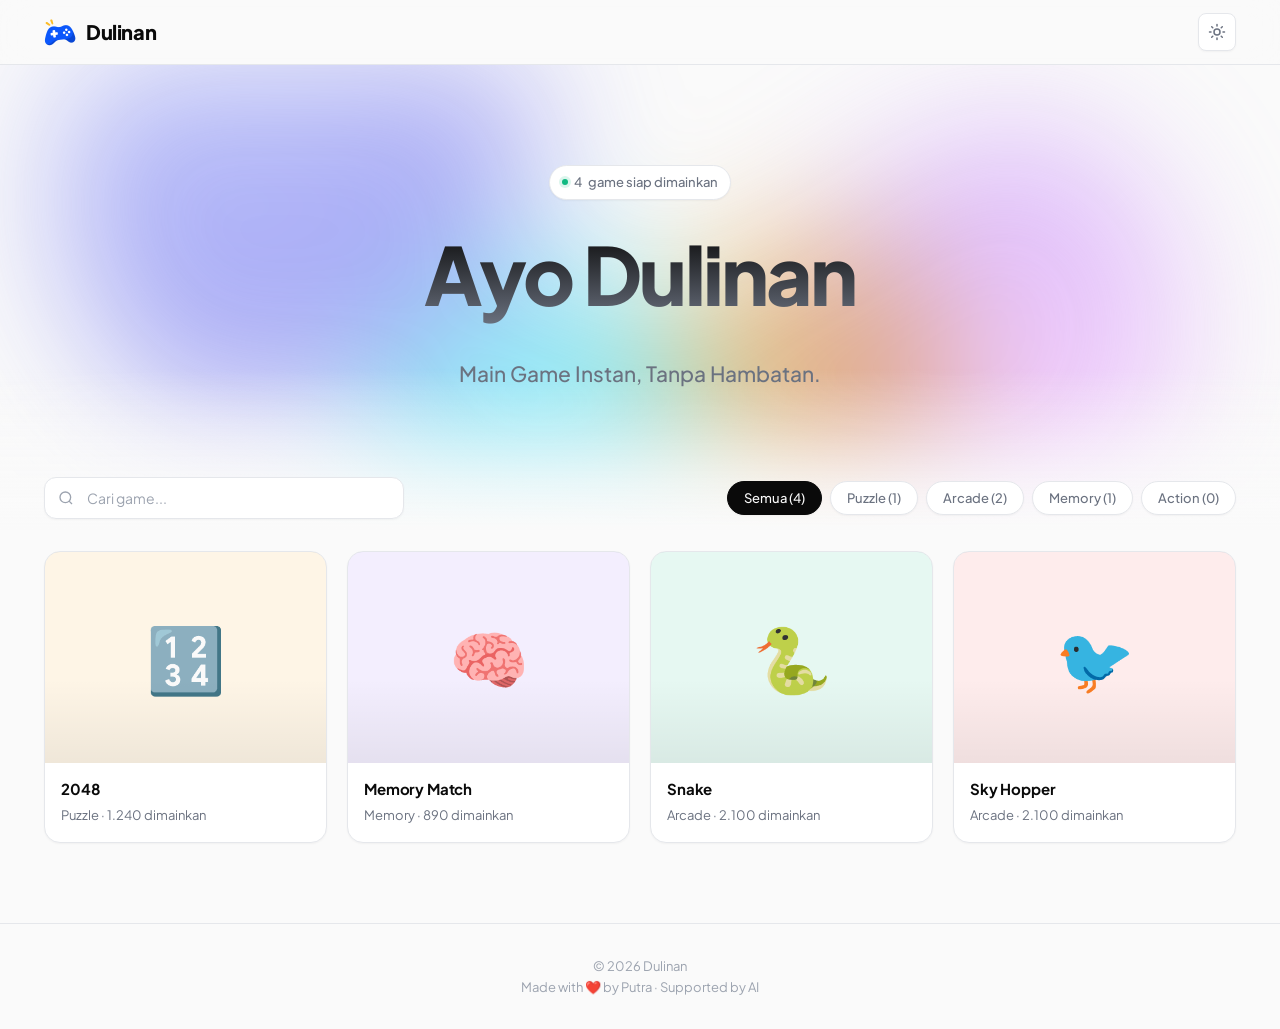
<file: index.html>
<!DOCTYPE html>
<html lang="id">
<head>
    <meta charset="UTF-8">
    <meta name="viewport" content="width=device-width, initial-scale=1.0">
    <title>Dulinan — Kumpulan Game Gratis</title>
    <meta name="description" content="Mainkan game gratis langsung di browser. Tanpa download, tanpa registrasi.">
    <link rel="icon" type="image/png" href="assets/img/favicon.png">
    <link rel="apple-touch-icon" href="assets/img/logo.png">
    <script src="assets/js/theme-init.js"></script>
    <link rel="stylesheet" href="assets/css/style.css">
</head>
<body>

<header class="site-header">
    <div class="container header-inner">
        <a href="index.html" class="logo">
            <img src="assets/img/logo.png" alt="Dulinan" class="logo-img">
            <span>Dulinan</span>
        </a>

        <div class="header-actions">
            <button id="themeToggle" class="theme-btn" title="Ganti tema" aria-label="Ganti tema">
                <svg class="icon-sun" viewBox="0 0 24 24" fill="none" stroke="currentColor"
                     stroke-width="2" stroke-linecap="round" stroke-linejoin="round" width="18" height="18">
                    <circle cx="12" cy="12" r="4"></circle>
                    <path d="M12 2v2M12 20v2M4.93 4.93l1.41 1.41M17.66 17.66l1.41 1.41M2 12h2M20 12h2M6.34 17.66l-1.41 1.41M19.07 4.93l-1.41 1.41"></path>
                </svg>
                <svg class="icon-moon" viewBox="0 0 24 24" fill="none" stroke="currentColor"
                     stroke-width="2" stroke-linecap="round" stroke-linejoin="round" width="18" height="18">
                    <path d="M21 12.79A9 9 0 1 1 11.21 3 7 7 0 0 0 21 12.79z"></path>
                </svg>
            </button>
        </div>
    </div>
</header>

<main>
    <section class="hero">
        <div class="hero-animated-bg" aria-hidden="true">
            <span class="blob blob-1"></span>
            <span class="blob blob-2"></span>
            <span class="blob blob-3"></span>
            <span class="blob blob-4"></span>
        </div>

        <div class="hero-content container">
            <span class="hero-badge">
                <span class="dot"></span>
                <span id="gameCount">0</span> game siap dimainkan
            </span>
            <h1>Ayo Dulinan</h1>
            <p>Main Game Instan, Tanpa Hambatan.</p>
        </div>

        <div class="hero-fade" aria-hidden="true"></div>
    </section>

    <section class="container content-section">
        <div class="toolbar">
            <div class="search-box">
                <svg viewBox="0 0 24 24" fill="none" stroke="currentColor" stroke-width="2">
                    <circle cx="11" cy="11" r="8"/>
                    <path d="m21 21-4.3-4.3"/>
                </svg>
                <input type="text" id="searchInput" placeholder="Cari game..." autocomplete="off">
            </div>
            <div class="filter-chips" id="filterChips">
                <!-- diisi oleh JS -->
            </div>
        </div>

        <div class="game-grid" id="gameGrid">
            <!-- diisi oleh JS -->
        </div>

        <div class="empty-state" id="emptyState" style="display:none;">
            <h3>Tidak ditemukan</h3>
            <p>Coba kata kunci atau kategori lain.</p>
        </div>
    </section>
</main>

<footer class="site-footer">
    <div class="container">
        © <span id="year"></span> Dulinan <br> Made with ❤️ by <a href=" https://github.com/itsdimassaputra" target="_blank" rel="noopener">Putra</a> · Supported by AI
    </div>
</footer>

<script>document.getElementById('year').textContent = new Date().getFullYear();</script>
<script src="assets/js/home.js"></script>
<script src="assets/js/app.js"></script>
</body>
</html>
</file>
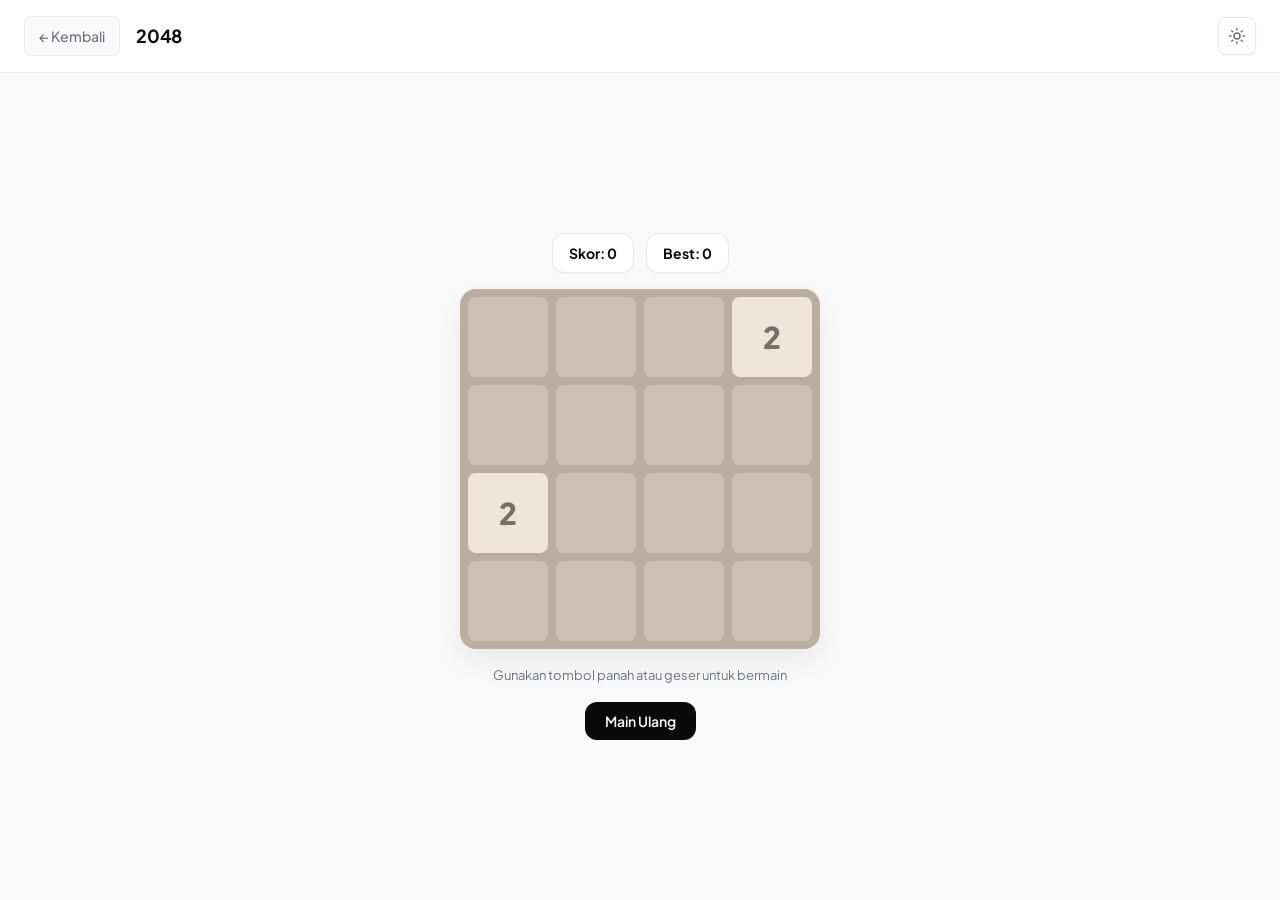
<file: games/2048.html>
<!DOCTYPE html>
<html lang="id">
<head>
    <meta charset="UTF-8">
    <meta name="viewport" content="width=device-width, initial-scale=1.0">
    <title>2048 — Dulinan</title>
    <link rel="icon" type="image/png" href="../assets/img/favicon.png">
    <script src="../assets/js/theme-init.js"></script>
    <link rel="stylesheet" href="../assets/css/style.css">
    <style>
        .g2048-wrap { display:flex; flex-direction:column; align-items:center; gap:16px; }
        .g2048-score { display:flex; gap:12px; }
        .g2048-score div { background:var(--bg-elevated); padding:8px 16px; border-radius:12px;
            border:1px solid var(--border); font-weight:700; font-size:14px;
            box-shadow:var(--shadow-sm); }
        .g2048-board { display:grid; grid-template-columns:repeat(4,1fr); gap:8px;
            background:#bbada0; padding:8px; border-radius:16px; width:min(360px,92vw);
            box-shadow:var(--shadow-lg); }
        .tile { aspect-ratio:1; background:rgba(238,228,218,0.35); border-radius:8px;
            display:grid; place-items:center; font-weight:800; font-size:clamp(20px,5vw,30px);
            color:#776e65; transition:all .12s ease; }
        .tile[data-v="2"]{background:#eee4da} .tile[data-v="4"]{background:#ede0c8}
        .tile[data-v="8"]{background:#f2b179;color:#fff} .tile[data-v="16"]{background:#f59563;color:#fff}
        .tile[data-v="32"]{background:#f67c5f;color:#fff} .tile[data-v="64"]{background:#f65e3b;color:#fff}
        .tile[data-v="128"]{background:#edcf72;color:#fff;font-size:clamp(16px,4vw,26px)}
        .tile[data-v="256"]{background:#edcc61;color:#fff;font-size:clamp(16px,4vw,26px)}
        .tile[data-v="512"]{background:#edc850;color:#fff;font-size:clamp(16px,4vw,26px)}
        .tile[data-v="1024"]{background:#edc53f;color:#fff;font-size:clamp(13px,3vw,22px)}
        .tile[data-v="2048"]{background:#edc22e;color:#fff;font-size:clamp(13px,3vw,22px);
            box-shadow:0 0 20px rgba(237,194,46,.6)}
        .g2048-hint { color:var(--text-secondary); font-size:13px; }
        .btn-reset { padding:10px 20px; background:var(--text); color:var(--bg);
            border-radius:12px; font-weight:600; font-size:14px; }
    </style>
</head>
<body class="play-page">

<div class="play-header">
    <a href="../" class="back-btn">← Kembali</a>
    <span class="play-title">2048</span>
    <div style="margin-left:auto;display:flex;gap:8px;">
        <button id="themeToggle" class="theme-btn" title="Ganti tema" aria-label="Ganti tema">
            <svg class="icon-sun" viewBox="0 0 24 24" fill="none" stroke="currentColor"
                 stroke-width="2" stroke-linecap="round" stroke-linejoin="round" width="18" height="18">
                <circle cx="12" cy="12" r="4"></circle>
                <path d="M12 2v2M12 20v2M4.93 4.93l1.41 1.41M17.66 17.66l1.41 1.41M2 12h2M20 12h2M6.34 17.66l-1.41 1.41M19.07 4.93l-1.41 1.41"></path>
            </svg>
            <svg class="icon-moon" viewBox="0 0 24 24" fill="none" stroke="currentColor"
                 stroke-width="2" stroke-linecap="round" stroke-linejoin="round" width="18" height="18">
                <path d="M21 12.79A9 9 0 1 1 11.21 3 7 7 0 0 0 21 12.79z"></path>
            </svg>
        </button>
    </div>
</div>

<div class="game-stage">
    <div class="g2048-wrap">
        <div class="g2048-score">
            <div>Skor: <span id="score">0</span></div>
            <div>Best: <span id="best">0</span></div>
        </div>
        <div class="g2048-board" id="board"></div>
        <div class="g2048-hint">Gunakan tombol panah atau geser untuk bermain</div>
        <button class="btn-reset" id="reset">Main Ulang</button>
    </div>
</div>

<script>
(function(){
    const boardEl = document.getElementById('board');
    const scoreEl = document.getElementById('score');
    const bestEl  = document.getElementById('best');
    let size = 4, grid, score = 0;
    let best = +(localStorage.getItem('best2048') || 0);
    bestEl.textContent = best;

    function init(){
        grid = Array.from({length:size},()=>Array(size).fill(0));
        score = 0; scoreEl.textContent = 0;
        spawn(); spawn(); render();
    }
    function spawn(){
        const empty = [];
        for(let r=0;r<size;r++) for(let c=0;c<size;c++)
            if(!grid[r][c]) empty.push([r,c]);
        if(!empty.length) return;
        const [r,c] = empty[Math.floor(Math.random()*empty.length)];
        grid[r][c] = Math.random()<0.9 ? 2 : 4;
    }
    function render(){
        boardEl.innerHTML = '';
        for(let r=0;r<size;r++) for(let c=0;c<size;c++){
            const d = document.createElement('div');
            d.className = 'tile';
            const v = grid[r][c];
            if(v) { d.dataset.v = v; d.textContent = v; }
            boardEl.appendChild(d);
        }
    }
    function slide(row){
        let arr = row.filter(v=>v);
        for(let i=0;i<arr.length-1;i++){
            if(arr[i]===arr[i+1]){
                arr[i]*=2; score+=arr[i];
                if(arr[i] > best){ best=arr[i]; bestEl.textContent=best; localStorage.setItem('best2048',best); }
                arr.splice(i+1,1);
            }
        }
        while(arr.length<size) arr.push(0);
        return arr;
    }
    function move(dir){
        const before = JSON.stringify(grid);
        for(let i=0;i<size;i++){
            let line;
            if(dir==='left'||dir==='right'){
                line = grid[i].slice();
                if(dir==='right') line.reverse();
                line = slide(line);
                if(dir==='right') line.reverse();
                grid[i] = line;
            } else {
                line = grid.map(r=>r[i]);
                if(dir==='down') line.reverse();
                line = slide(line);
                if(dir==='down') line.reverse();
                for(let r=0;r<size;r++) grid[r][i] = line[r];
            }
        }
        if(JSON.stringify(grid)!==before){ spawn(); render(); scoreEl.textContent=score; }
    }
    document.addEventListener('keydown',e=>{
        const map={ArrowLeft:'left',ArrowRight:'right',ArrowUp:'up',ArrowDown:'down'};
        if(map[e.key]){ e.preventDefault(); move(map[e.key]); }
    });
    let tsX=0, tsY=0;
    boardEl.addEventListener('touchstart',e=>{
        tsX=e.touches[0].clientX; tsY=e.touches[0].clientY;
    },{passive:true});
    boardEl.addEventListener('touchend',e=>{
        const dx=e.changedTouches[0].clientX-tsX;
        const dy=e.changedTouches[0].clientY-tsY;
        if(Math.max(Math.abs(dx),Math.abs(dy))<30) return;
        if(Math.abs(dx)>Math.abs(dy)) move(dx>0?'right':'left');
        else move(dy>0?'down':'up');
    });
    document.getElementById('reset').onclick = init;
    init();
})();
</script>

<script src="../assets/js/app.js"></script>
</body>
</html>
</file>
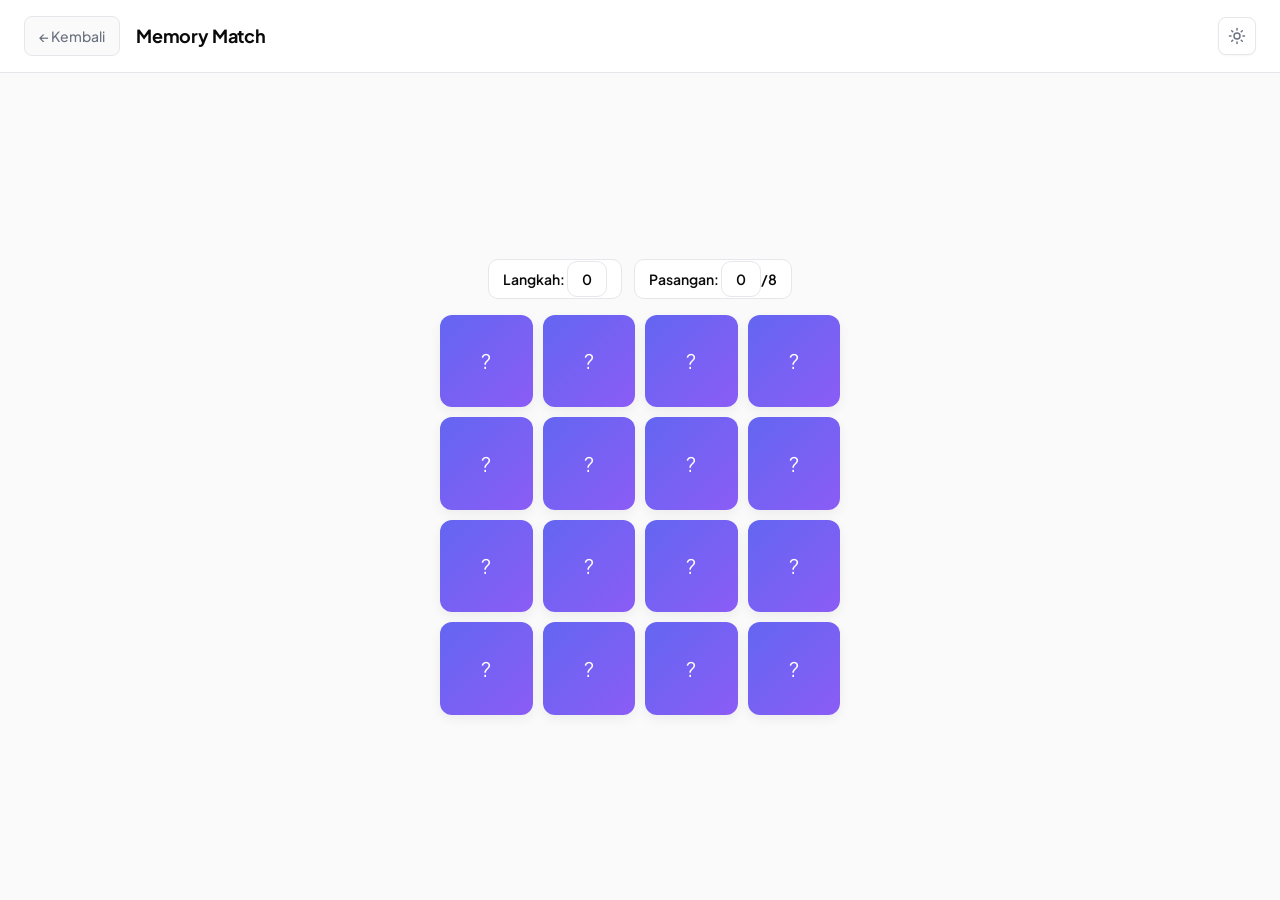
<file: games/memory.html>
<!DOCTYPE html>
<html lang="id">
<head>
    <meta charset="UTF-8">
    <meta name="viewport" content="width=device-width, initial-scale=1.0">
    <title>Memory Match — Dulinan</title>
    <link rel="icon" type="image/png" href="../assets/img/favicon.png">
    <script src="../assets/js/theme-init.js"></script>
    <link rel="stylesheet" href="../assets/css/style.css">
    <style>
        .mem-wrap { display:flex; flex-direction:column; align-items:center; gap:16px; }
        .mem-grid { display:grid; grid-template-columns:repeat(4,1fr); gap:10px; width:min(400px,92vw); }
        .card { aspect-ratio:1; perspective:800px; cursor:pointer; }
        .card-inner { position:relative; width:100%; height:100%;
            transition:transform .4s cubic-bezier(.4,0,.2,1); transform-style:preserve-3d; }
        .card.flipped .card-inner { transform:rotateY(180deg); }
        .card-face { position:absolute; inset:0; border-radius:12px;
            display:grid; place-items:center; font-size:32px;
            backface-visibility:hidden; -webkit-backface-visibility:hidden;
            box-shadow:var(--shadow-md); }
        .card-back { background:linear-gradient(135deg,#6366f1,#8b5cf6); color:#fff; font-size:20px; }
        .card-front { background:var(--bg-elevated); border:1px solid var(--border); transform:rotateY(180deg); }
        .card.matched .card-front { background:#f0fdf4; border-color:#bbf7d0; }
        .mem-stats { display:flex; gap:12px; font-size:14px; font-weight:600; }
        .mem-stats span { background:var(--bg-elevated); padding:8px 14px; border-radius:10px;
            border:1px solid var(--border); }
    </style>
</head>
<body class="play-page">

<div class="play-header">
    <a href="../" class="back-btn">← Kembali</a>
    <span class="play-title">Memory Match</span>
    <div style="margin-left:auto;display:flex;gap:8px;">
        <button id="themeToggle" class="theme-btn" title="Ganti tema" aria-label="Ganti tema">
            <svg class="icon-sun" viewBox="0 0 24 24" fill="none" stroke="currentColor"
                 stroke-width="2" stroke-linecap="round" stroke-linejoin="round" width="18" height="18">
                <circle cx="12" cy="12" r="4"></circle>
                <path d="M12 2v2M12 20v2M4.93 4.93l1.41 1.41M17.66 17.66l1.41 1.41M2 12h2M20 12h2M6.34 17.66l-1.41 1.41M19.07 4.93l-1.41 1.41"></path>
            </svg>
            <svg class="icon-moon" viewBox="0 0 24 24" fill="none" stroke="currentColor"
                 stroke-width="2" stroke-linecap="round" stroke-linejoin="round" width="18" height="18">
                <path d="M21 12.79A9 9 0 1 1 11.21 3 7 7 0 0 0 21 12.79z"></path>
            </svg>
        </button>
    </div>
</div>

<div class="game-stage">
    <div class="mem-wrap">
        <div class="mem-stats">
            <span>Langkah: <span id="moves">0</span></span>
            <span>Pasangan: <span id="pairs">0</span>/8</span>
        </div>
        <div class="mem-grid" id="memGrid"></div>
    </div>
</div>

<script>
(function(){
    const emojis = ['🍎','🍌','🍇','🍓','🍑','🍍','🥝','🍉'];
    const deck = [...emojis,...emojis].map(v=>({v,id:Math.random()})).sort(()=>Math.random()-0.5);
    const grid = document.getElementById('memGrid');
    const movesEl = document.getElementById('moves');
    const pairsEl = document.getElementById('pairs');
    let first=null, lock=false, moves=0, pairs=0;

    deck.forEach(card=>{
        const el = document.createElement('div');
        el.className='card';
        el.innerHTML = `<div class="card-inner">
            <div class="card-face card-back">?</div>
            <div class="card-face card-front">${card.v}</div>
        </div>`;
        el.dataset.v = card.v;
        el.addEventListener('click',()=>flip(el));
        grid.appendChild(el);
    });

    function flip(el){
        if(lock || el.classList.contains('flipped')) return;
        el.classList.add('flipped');
        if(!first){ first=el; return; }
        moves++; movesEl.textContent=moves;
        if(first.dataset.v === el.dataset.v){
            first.classList.add('matched');
            el.classList.add('matched');
            first=null; pairs++; pairsEl.textContent=pairs;
            if(pairs===8) setTimeout(()=>alert('🎉 Selesai dalam '+moves+' langkah!'),300);
        } else {
            lock = true;
            const a=first;
            setTimeout(()=>{
                a.classList.remove('flipped');
                el.classList.remove('flipped');
                first=null; lock=false;
            },800);
        }
    }
})();
</script>

<script src="../assets/js/app.js"></script>
</body>
</html>
</file>
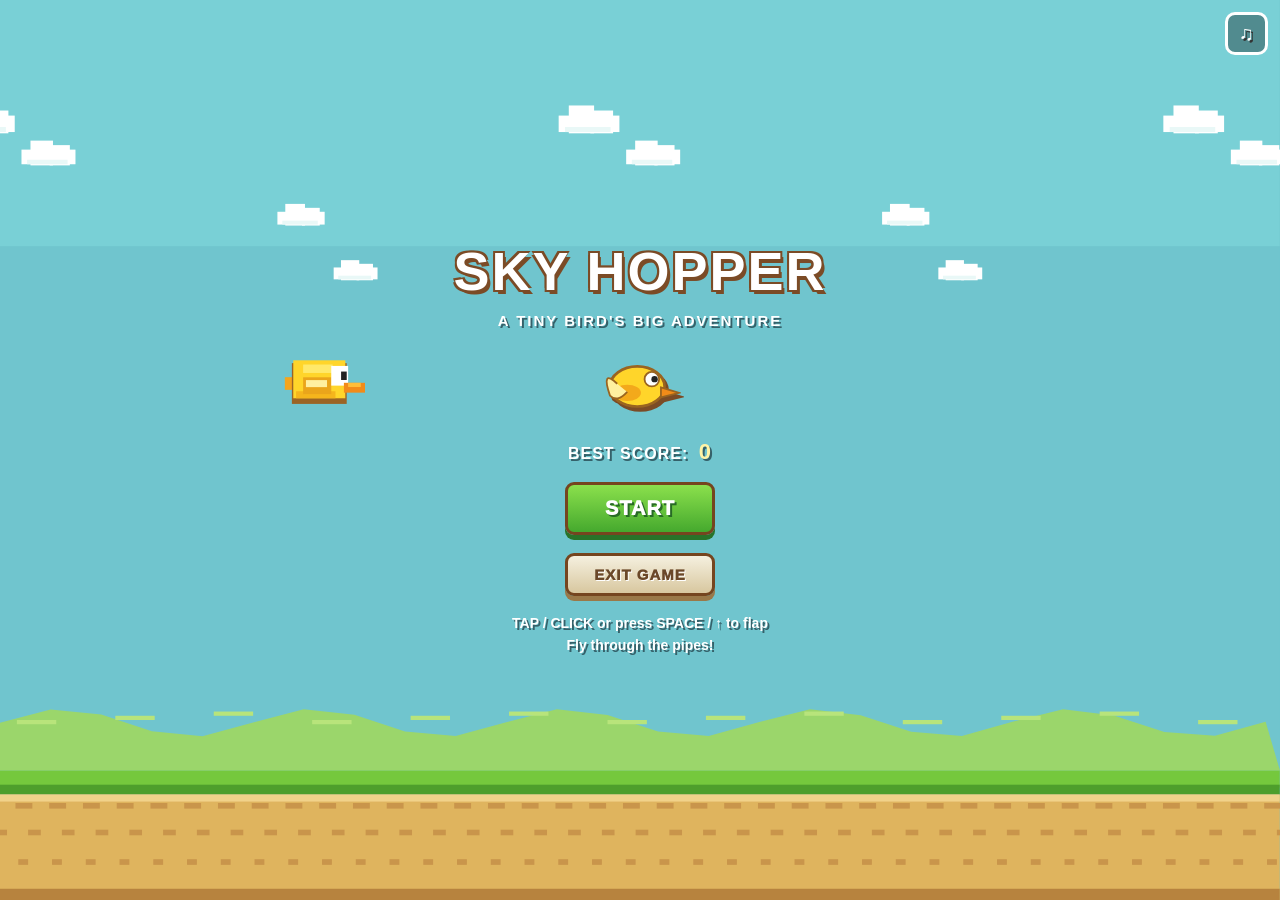
<file: games/skyhopper.html>
<!DOCTYPE html>
<html lang="id">
<head>
<meta charset="UTF-8">
<meta name="viewport" content="width=device-width, initial-scale=1, maximum-scale=1, user-scalable=no, viewport-fit=cover">
<meta name="theme-color" content="#70c5ce">
<title>Sky Hopper — Dulinan</title>
<link rel="icon" type="image/png" href="../assets/img/favicon.png">
<script src="../assets/js/theme-init.js"></script>
<style>
  :root { color-scheme: light; }
  * { box-sizing: border-box; }
  html, body {
    margin: 0; width: 100%; height: 100%; overflow: hidden;
    background: #70c5ce; font-family: "Trebuchet MS", Arial, sans-serif;
    -webkit-tap-highlight-color: transparent; touch-action: manipulation;
  }
  body { display: grid; place-items: center; }
  #game-shell {
    position: fixed; inset: 0; width: 100vw; height: 100vh; height: 100dvh;
    max-width: none; max-height: none; overflow: hidden; background: #70c5ce;
    box-shadow: none; isolation: isolate;
  }
  canvas { display: block; width: 100%; height: 100%; image-rendering: pixelated; }
  .hud {
    position: absolute; inset: max(12px, env(safe-area-inset-top)) 12px auto;
    display: flex; justify-content: flex-end; align-items: center; z-index: 5; pointer-events: none;
  }
  #mute {
    pointer-events: auto; border: 3px solid #fff; border-radius: 10px;
    background: #0005; color: white; width: 43px; height: 43px;
    font-size: 20px; cursor: pointer; text-shadow: 2px 2px #333;
  }
  .screen {
    position: absolute; inset: 0; display: flex; align-items: center; justify-content: center;
    flex-direction: column; padding: 22px; text-align: center; z-index: 4;
    opacity: 1; transition: opacity .22s ease, transform .22s ease;
  }
  .screen.hidden { opacity: 0; pointer-events: none; transform: translateY(8px); }
  h1 {
    margin: 0 0 12px; color: #fff; font-size: clamp(34px, 9vw, 54px);
    letter-spacing: 2px; line-height: 1.05; text-shadow: 3px 4px 0 #7b4b26, -2px -2px 0 #7b4b26, 2px -2px 0 #7b4b26, -2px 2px 0 #7b4b26;
  }
  .subtitle { color: #fff; font-weight: 900; font-size: 15px; letter-spacing: 2px; text-shadow: 2px 2px #35616a; margin-bottom: 16px; }
  .bird-preview { width: 82px; height: 62px; margin: 10px 0 22px; filter: drop-shadow(3px 4px 0 #7b4b26); }
  .panel {
    width: min(300px, 90%); padding: 22px 20px 20px; border: 4px solid #75451f;
    border-radius: 12px; background: #f7e6b5; box-shadow: 0 7px 0 #bd853d, 0 12px 24px #234b4d55;
  }
  .panel h2 { margin: 0 0 14px; color: #9b4d24; font-size: 28px; text-shadow: 1px 2px #fff; }
  .score-line { display: flex; justify-content: space-between; gap: 12px; color: #6b4829; font-weight: 900; font-size: 16px; margin: 8px 0; }
  .score-line strong { color: #328b37; font-size: 20px; }
  .hint { color: #fff; font-size: 14px; font-weight: 800; line-height: 1.6; text-shadow: 2px 2px #35616a; margin: 16px 0 0; }
  .menu-best {
    color: #fff; font-size: 16px; font-weight: 900; letter-spacing: 1px;
    text-shadow: 2px 2px #35616a; margin: 0 0 5px;
  }
  .menu-best strong { color: #fff4a6; font-size: 22px; margin-left: 5px; }
  .btn {
    appearance: none; border: 3px solid #75451f; border-radius: 9px; padding: 12px 30px;
    min-width: 150px; color: #fff; background: linear-gradient(#8be04c, #45a92e);
    box-shadow: 0 5px 0 #287329; font-weight: 1000; font-size: 20px; letter-spacing: 1px;
    text-shadow: 2px 2px #286b25; cursor: pointer; margin-top: 12px;
  }
  .btn:active { transform: translateY(3px); box-shadow: 0 2px 0 #287329; }
  .secondary-btn {
    background: linear-gradient(#f5f0df, #d8c79f);
    color: #6b4829; text-shadow: 1px 1px #fff;
    box-shadow: 0 5px 0 #9a7848; font-size: 15px; padding: 10px 20px;
  }
  .secondary-btn:active { box-shadow: 0 2px 0 #9a7848; }
  #exit-btn { margin-top: 18px; }
  #live-score {
    position: absolute; top: max(16px, env(safe-area-inset-top)); left: 50%; transform: translateX(-50%);
    z-index: 3; color: white; font-size: clamp(38px, 10vw, 54px); font-weight: 1000;
    line-height: 1; -webkit-text-stroke: 2px #55351f; paint-order: stroke fill;
    text-shadow: 3px 4px 0 #55351f; pointer-events: none;
  }
  #live-score.hide { display: none; }
  @media (max-height: 500px) and (orientation: landscape) {
    .screen { padding: 10px; }
    h1 { font-size: 34px; margin-bottom: 5px; }
    .bird-preview { width: 60px; height: 45px; margin: 3px 0 8px; }
    .panel { padding: 12px 18px; }
    .hint { margin-top: 8px; }
    .btn { margin-top: 8px; padding: 8px 24px; }
  }
  @media (prefers-reduced-motion: reduce) { .screen { transition: none; } }
</style>
</head>
<body>
<div id="game-shell" aria-label="Sky Hopper game">
  <canvas id="game" aria-label="Area permainan Sky Hopper"></canvas>
  <div id="live-score" class="hide">0</div>
  <div class="hud"><button id="mute" aria-label="Matikan suara" title="Mute / Unmute">♫</button></div>

  <section id="start-screen" class="screen">
    <h1>SKY HOPPER</h1>
    <div class="subtitle">A TINY BIRD'S BIG ADVENTURE</div>
    <svg class="bird-preview" viewBox="0 0 90 65" aria-hidden="true">
      <ellipse cx="42" cy="33" rx="30" ry="22" fill="#ffd52a" stroke="#9a6420" stroke-width="3"/>
      <ellipse cx="31" cy="40" rx="15" ry="9" fill="#f3a91b"/>
      <circle cx="58" cy="25" r="8" fill="#fff" stroke="#9a6420" stroke-width="2"/>
      <circle cx="61" cy="25" r="3.5" fill="#222"/>
      <path d="M68 34 L88 40 L68 45 Z" fill="#f28b19" stroke="#9a6420" stroke-width="2"/>
      <path d="M20 30 Q2 13 12 43 Q20 51 31 39" fill="#fff0a0" stroke="#9a6420" stroke-width="2"/>
    </svg>
    <div class="menu-best">BEST SCORE: <strong id="start-best">0</strong></div>
    <button id="start-btn" class="btn">START</button>
    <button id="exit-btn" class="btn secondary-btn">EXIT GAME</button>
    <p class="hint">TAP / CLICK or press SPACE / ↑ to flap<br>Fly through the pipes!</p>
  </section>

  <section id="gameover-screen" class="screen hidden">
    <div class="panel">
      <h2>GAME OVER</h2>
      <div class="score-line"><span>SCORE</span><strong id="final-score">0</strong></div>
      <div class="score-line"><span>BEST</span><strong id="best-score">0</strong></div>
      <button id="restart-btn" class="btn">RESTART</button>
      <button id="menu-btn" class="btn secondary-btn">BACK TO MENU</button>
    </div>
    <p class="hint">Tap, click, or press a key to try again.</p>
  </section>
</div>

<script>
(() => {
  "use strict";
  const canvas = document.getElementById("game");
  const ctx = canvas.getContext("2d", { alpha: false });
  const shell = document.getElementById("game-shell");
  const startScreen = document.getElementById("start-screen");
  const overScreen = document.getElementById("gameover-screen");
  const liveScore = document.getElementById("live-score");
  const finalScore = document.getElementById("final-score");
  const bestScoreEl = document.getElementById("best-score");
  const startBestEl = document.getElementById("start-best");
  const muteBtn = document.getElementById("mute");

  // Semua ukuran gameplay menggunakan koordinat virtual agar konsisten di semua layar.
  // Tinggi dunia tetap, lebar mengikuti rasio layar. Ini menjaga objek gameplay
  // tetap proporsional pada layar lebar tanpa meregangkan burung maupun pipa.
  let W = 360;
  const H = 640, GROUND_H = 92;
  const GROUND_Y = H - GROUND_H;
  let dpr = 1, lastTime = 0, rafId = 0;
  let state = "start", score = 0, best = loadBest(), muted = false;
  let bird, pipes = [], particles = [], worldTime = 0, pipeTimer = 0;
  let audioCtx = null;

  function loadBest() {
    try { return Number(localStorage.getItem("skyHopperBest") || 0) || 0; }
    catch (_) { return 0; }
  }
  function saveBest(value) {
    try { localStorage.setItem("skyHopperBest", String(value)); } catch (_) {}
  }
  function resize() {
    const rect = shell.getBoundingClientRect();
    dpr = Math.min(window.devicePixelRatio || 1, 3);
    // Lebar koordinat bertambah pada layar landscape, sementara tinggi dan
    // ukuran objek tetap. Dengan begitu gameplay tidak tampak gepeng.
    W = H * (rect.width / Math.max(1, rect.height));
    canvas.width = Math.round(rect.width * dpr);
    canvas.height = Math.round(rect.height * dpr);
    ctx.setTransform(canvas.width / W, 0, 0, canvas.height / H, 0, 0);
    ctx.imageSmoothingEnabled = false;
  }
  window.addEventListener("resize", resize, { passive: true });
  window.addEventListener("orientationchange", () => setTimeout(resize, 80), { passive: true });
  resize();

  function initAudio() {
    if (!audioCtx) {
      const AudioContext = window.AudioContext || window.webkitAudioContext;
      if (AudioContext) audioCtx = new AudioContext();
    }
    if (audioCtx && audioCtx.state === "suspended") audioCtx.resume();
  }
  function tone(freq, duration, type = "square", volume = 0.065, endFreq = null) {
    if (muted) return;
    initAudio();
    if (!audioCtx) return;
    const osc = audioCtx.createOscillator(), gain = audioCtx.createGain();
    osc.type = type; osc.frequency.setValueAtTime(freq, audioCtx.currentTime);
    if (endFreq) osc.frequency.exponentialRampToValueAtTime(endFreq, audioCtx.currentTime + duration);
    gain.gain.setValueAtTime(volume, audioCtx.currentTime);
    gain.gain.exponentialRampToValueAtTime(0.001, audioCtx.currentTime + duration);
    osc.connect(gain); gain.connect(audioCtx.destination);
    osc.start(); osc.stop(audioCtx.currentTime + duration);
  }
  const sounds = {
    flap: () => tone(520, .10, "square", .055, 760),
    score: () => { tone(660, .09, "square", .065); setTimeout(() => tone(880, .13, "square", .055), 65); },
    hit: () => tone(180, .30, "sawtooth", .075, 65)
  };

  function resetBird() {
    bird = { x: Math.max(92, W * 0.25), y: 275, vy: 0, radius: 12, rotation: 0, wing: 0, alive: true };
    pipes = []; particles = []; score = 0; pipeTimer = 0; worldTime = 0;
    liveScore.textContent = "0";
  }
  function startGame() {
    resetBird(); state = "playing";
    startScreen.classList.add("hidden"); overScreen.classList.add("hidden");
    liveScore.classList.remove("hide");
    flap();
  }
  function flap() {
    if (state !== "playing" || !bird.alive) return;
    bird.vy = -390; bird.wing = 1; sounds.flap();
    for (let i = 0; i < 3; i++) particles.push({
      x: bird.x - 12, y: bird.y + 5, vx: -35 - Math.random() * 45,
      vy: Math.random() * 50 - 20, life: .22, maxLife: .22
    });
  }
  function endGame() {
    if (state !== "playing") return;
    state = "over"; bird.alive = false; sounds.hit();
    best = Math.max(best, score); saveBest(best);
    finalScore.textContent = score; bestScoreEl.textContent = best;
    startBestEl.textContent = best;
    liveScore.classList.add("hide");
    setTimeout(() => overScreen.classList.remove("hidden"), 260);
  }
  function inputAction() {
    if (state === "start") { startGame(); return; }
    if (state === "over") { startGame(); return; }
    flap();
  }
  canvas.addEventListener("pointerdown", e => { e.preventDefault(); inputAction(); }, { passive: false });
  document.addEventListener("keydown", e => {
    if (["Space", "ArrowUp", "KeyW"].includes(e.code)) {
      e.preventDefault();
      if (!e.repeat) inputAction();
    }
    if (e.code === "Enter" && state !== "playing") inputAction();
  });
  document.getElementById("start-btn").addEventListener("click", e => { e.stopPropagation(); initAudio(); startGame(); });
  document.getElementById("exit-btn").addEventListener("click", e => {
    e.stopPropagation();
    window.location.href = "../";
  });
  document.getElementById("restart-btn").addEventListener("click", e => { e.stopPropagation(); initAudio(); startGame(); });
  document.getElementById("menu-btn").addEventListener("click", e => {
    e.stopPropagation();
    resetBird();
    state = "start";
    overScreen.classList.add("hidden");
    startScreen.classList.remove("hidden");
    liveScore.classList.add("hide");
    startBestEl.textContent = best;
  });
  muteBtn.addEventListener("click", () => {
    muted = !muted; muteBtn.textContent = muted ? "×" : "♫";
    muteBtn.setAttribute("aria-label", muted ? "Nyalakan suara" : "Matikan suara");
    if (!muted) { initAudio(); tone(600, .08); }
  });

  function spawnPipe() {
    const gap = Math.max(138, 166 - score * 1.1);
    const margin = 62 + gap / 2;
    const gapY = margin + Math.random() * (GROUND_Y - margin - 75);
    pipes.push({ x: W + 12, width: 58, gapY, gap, passed: false });
  }
  function circleRect(cx, cy, r, x, y, w, h) {
    const nx = Math.max(x, Math.min(cx, x + w));
    const ny = Math.max(y, Math.min(cy, y + h));
    const dx = cx - nx, dy = cy - ny;
    return dx * dx + dy * dy < r * r;
  }
  function checkCollisions() {
    const r = bird.radius - 2;
    if (bird.y - r < 0 || bird.y + r > GROUND_Y) return true;
    for (const p of pipes) {
      const topH = p.gapY - p.gap / 2;
      const bottomY = p.gapY + p.gap / 2;
      if (circleRect(bird.x, bird.y, r, p.x, 0, p.width, topH) ||
          circleRect(bird.x, bird.y, r, p.x, bottomY, p.width, GROUND_Y - bottomY)) return true;
    }
    return false;
  }
  function update(dt) {
    worldTime += dt;
    for (const p of particles) {
      p.x += p.vx * dt; p.y += p.vy * dt; p.life -= dt;
    }
    particles = particles.filter(p => p.life > 0);
    if (state !== "playing") return;

    const speed = Math.min(220, 150 + score * 2.4);
    bird.vy += 1450 * dt;
    bird.y += bird.vy * dt;
    bird.rotation = Math.min(1.25, Math.max(-.55, bird.vy / 520));
    bird.wing = Math.max(0, bird.wing - dt * 5);

    pipeTimer += dt;
    const interval = Math.max(1.18, 1.52 - score * .012);
    if (pipeTimer >= interval) { pipeTimer -= interval; spawnPipe(); }
    for (const p of pipes) {
      p.x -= speed * dt;
      if (!p.passed && p.x + p.width < bird.x) {
        p.passed = true; score++; liveScore.textContent = score; sounds.score();
      }
    }
    pipes = pipes.filter(p => p.x + p.width > -5);
    if (checkCollisions()) endGame();
  }

  function rect(x, y, w, h, color) { ctx.fillStyle = color; ctx.fillRect(Math.round(x), Math.round(y), Math.round(w), Math.round(h)); }
  function drawCloud(x, y, s) {
    ctx.fillStyle = "#fff"; ctx.fillRect(x, y + 8*s, 48*s, 13*s);
    ctx.fillRect(x + 8*s, y, 20*s, 22*s); ctx.fillRect(x + 25*s, y + 4*s, 18*s, 18*s);
    ctx.fillStyle = "#e9f8f7"; ctx.fillRect(x + 5*s, y + 17*s, 36*s, 4*s);
  }
  function drawBackground() {
    rect(0, 0, W, H, "#70c5ce");
    // Langit bergradasi blok untuk nuansa pixel-art.
    rect(0, 0, W, 175, "#79d0d6");
    const drift = (worldTime * 12) % 430;
    // Awan diulang sepanjang lebar layar agar background tetap terisi di desktop.
    for (let x = -430 - drift; x < W + 430; x += 430) {
      drawCloud(x + 28, 100, .8);
      drawCloud(x + 250, 185, .65);
      drawCloud(x + 410, 75, .9);
      drawCloud(x + 640, 145, .7);
    }
    // Bukit jauh.
    ctx.fillStyle = "#9bd66b";
    ctx.beginPath(); ctx.moveTo(0, GROUND_Y - 22);
    for (let x = 0; x <= W; x += 36) ctx.lineTo(x, GROUND_Y - 22 - (Math.sin(x * .035) * 10 + 12));
    ctx.lineTo(W, GROUND_Y); ctx.lineTo(0, GROUND_Y); ctx.fill();
    ctx.fillStyle = "#b8e47b";
    for (let x = 0; x < W; x += 70) ctx.fillRect(x + 12, GROUND_Y - 36 - (x % 3) * 3, 28, 3);
  }
  function drawPipe(p) {
    const topH = p.gapY - p.gap / 2, bottomY = p.gapY + p.gap / 2;
    const x = Math.round(p.x), w = p.width;
    // Pipa atas dan bawah, dengan bibir menonjol.
    function pipeBody(y, h, isTop) {
      if (h <= 0) return;
      rect(x + 4, y, w - 8, h, "#65c52d");
      rect(x + 8, y, 8, h, "#a4e94a");
      rect(x + w - 15, y, 7, h, "#398c20");
      rect(x + 4, isTop ? y + h - 7 : y, w - 8, 7, "#347d1e");
      const capY = isTop ? y + h - 20 : y;
      rect(x, capY, w, 20, "#59b82a");
      rect(x + 4, capY + 3, 9, 14, "#a4e94a");
      rect(x + w - 11, capY + 3, 7, 14, "#347d1e");
      rect(x, capY, w, 3, "#b2f15b");
    }
    pipeBody(0, topH, true);
    pipeBody(bottomY, GROUND_Y - bottomY, false);
  }
  function drawGround() {
    rect(0, GROUND_Y, W, 12, "#75c83d");
    rect(0, GROUND_Y + 10, W, 7, "#4e9e2c");
    rect(0, GROUND_Y + 17, W, GROUND_H - 17, "#dfb45e");
    rect(0, GROUND_Y + 17, W, 5, "#f1d28a");
    const offset = (worldTime * (state === "playing" ? 150 + score*2.4 : 35)) % 24;
    for (let x = -24 - offset; x < W + 24; x += 24) {
      rect(x, GROUND_Y + 23, 12, 4, "#c9954b");
      rect(x + 9, GROUND_Y + 42, 9, 4, "#c9954b");
      rect(x + 2, GROUND_Y + 63, 7, 4, "#c9954b");
    }
    rect(0, H - 8, W, 8, "#b7833e");
  }
  function drawBird() {
    if (!bird) return;
    const bob = state === "start" ? Math.sin(worldTime * 3.5) * 7 : 0;
    ctx.save(); ctx.translate(bird.x, bird.y + bob); ctx.rotate(bird.rotation || 0);
    // Ekor
    ctx.fillStyle = "#f4a51c"; ctx.fillRect(-25, -3, 9, 9);
    // Badan
    ctx.fillStyle = "#9b6425"; ctx.fillRect(-20, -13, 39, 29);
    ctx.fillStyle = "#ffd52a"; ctx.fillRect(-19, -15, 37, 27);
    ctx.fillStyle = "#ffe96a"; ctx.fillRect(-12, -12, 21, 6);
    ctx.fillStyle = "#f5b51c"; ctx.fillRect(-17, 7, 28, 5);
    // Sayap bergerak.
    const wingY = bird.wing > 0 ? -12 : (Math.sin(worldTime * 17) * 4);
    ctx.fillStyle = "#eaa51b"; ctx.fillRect(-12, wingY, 20, 12);
    ctx.fillStyle = "#fff0a0"; ctx.fillRect(-10, wingY + 2, 15, 5);
    // Mata dan paruh.
    ctx.fillStyle = "#fff"; ctx.fillRect(8, -11, 12, 14);
    ctx.fillStyle = "#222"; ctx.fillRect(15, -7, 4, 6);
    ctx.fillStyle = "#f28b19"; ctx.fillRect(17, 1, 15, 7);
    ctx.fillStyle = "#ffbd38"; ctx.fillRect(20, 1, 9, 3);
    ctx.restore();
  }
  function drawParticles() {
    for (const p of particles) {
      ctx.globalAlpha = Math.max(0, p.life / p.maxLife);
      rect(p.x, p.y, 3, 3, "#fff3a6");
    }
    ctx.globalAlpha = 1;
  }
  function render() {
    drawBackground();
    for (const p of pipes) drawPipe(p);
    drawGround();
    drawParticles();
    drawBird();
  }
  function loop(timestamp) {
    const dt = Math.min((timestamp - lastTime) / 1000 || 0, 0.033);
    lastTime = timestamp;
    update(dt); render();
    rafId = requestAnimationFrame(loop);
  }

  resetBird();
  bestScoreEl.textContent = best;
  startBestEl.textContent = best;
  rafId = requestAnimationFrame(loop);
  document.addEventListener("visibilitychange", () => {
    if (document.hidden && state === "playing") bird.vy = Math.max(0, bird.vy);
  });
})();
</script>
</body>
</html>
</file>
<file: assets/css/style.css>
@import url('https://fonts.googleapis.com/css2?family=Plus+Jakarta+Sans:wght@400;500;600;700;800&display=swap');

*, *::before, *::after {
    box-sizing: border-box;
    margin: 0;
    padding: 0;
}

/* ============ Light Theme (default) ============ */
:root {
    --bg: #fafafa;
    --bg-elevated: #ffffff;
    --text: #0a0a0a;
    --text-secondary: #6b7280;
    --text-tertiary: #9ca3af;
    --border: #e5e7eb;
    --accent: #6366f1;
    --accent-hover: #4f46e5;
    --shadow-sm: 0 1px 2px rgba(0, 0, 0, 0.04);
    --shadow-md: 0 4px 12px rgba(0, 0, 0, 0.06);
    --shadow-lg: 0 12px 32px rgba(0, 0, 0, 0.08);
    --shadow-xl: 0 20px 48px rgba(0, 0, 0, 0.1);
    --radius-sm: 8px;
    --radius-md: 12px;
    --radius-lg: 16px;
    --radius-xl: 20px;
    --transition: 0.22s cubic-bezier(0.4, 0, 0.2, 1);
}

/* ============ Dark Theme ============ */
[data-theme="dark"] {
    --bg: #0a0a0a;
    --bg-elevated: #161616;
    --text: #f5f5f5;
    --text-secondary: #a3a3a3;
    --text-tertiary: #6b7280;
    --border: #262626;
    --accent: #818cf8;
    --accent-hover: #6366f1;
    --shadow-sm: 0 1px 2px rgba(0, 0, 0, 0.4);
    --shadow-md: 0 4px 12px rgba(0, 0, 0, 0.5);
    --shadow-lg: 0 12px 32px rgba(0, 0, 0, 0.6);
    --shadow-xl: 0 20px 48px rgba(0, 0, 0, 0.7);
}

html { scroll-behavior: smooth; }

body {
    font-family: 'Plus Jakarta Sans', -apple-system, BlinkMacSystemFont, sans-serif;
    background: var(--bg);
    color: var(--text);
    line-height: 1.6;
    -webkit-font-smoothing: antialiased;
    -moz-osx-font-smoothing: grayscale;
    overflow-x: hidden;
}

/* Smooth theme transitions */
body, .site-header, .game-card, .chip, .theme-btn,
.search-box input, .site-footer, .play-header, .back-btn,
.game-thumb, .empty-state {
    transition: background-color 0.3s ease, color 0.3s ease,
                border-color 0.3s ease, box-shadow 0.3s ease;
}

a { color: inherit; text-decoration: none; }
img { max-width: 100%; display: block; }
button { font-family: inherit; cursor: pointer; border: none; background: none; }
input { font-family: inherit; }

.container {
    max-width: 1240px;
    margin: 0 auto;
    padding: 0 24px;
}

/* ============ Header ============ */
.site-header {
    position: sticky;
    top: 0;
    z-index: 100;
    background: rgba(250, 250, 250, 0.85);
    backdrop-filter: saturate(180%) blur(16px);
    -webkit-backdrop-filter: saturate(180%) blur(16px);
    border-bottom: 1px solid var(--border);
}

[data-theme="dark"] .site-header {
    background: rgba(10, 10, 10, 0.85);
}

.header-inner {
    display: flex;
    align-items: center;
    justify-content: space-between;
    height: 64px;
}

.logo {
    display: flex;
    align-items: center;
    gap: 10px;
    font-weight: 800;
    font-size: 20px;
    letter-spacing: -0.02em;
}

.logo-img {
    width: 32px;
    height: 32px;
    border-radius: var(--radius-sm);
    object-fit: contain;
    display: block;
}

.header-actions {
    display: flex;
    align-items: center;
    gap: 8px;
}

/* ============ Theme Toggle Button ============ */
.theme-btn {
    width: 38px;
    height: 38px;
    border-radius: var(--radius-sm);
    display: grid;
    place-items: center;
    color: var(--text-secondary);
    background: var(--bg-elevated);
    border: 1px solid var(--border);
    transition: all var(--transition);
    box-shadow: var(--shadow-sm);
    position: relative;
    overflow: hidden;
}

.theme-btn:hover {
    color: var(--text);
    border-color: #d1d5db;
    transform: translateY(-1px);
}

[data-theme="dark"] .theme-btn:hover {
    border-color: #404040;
}

.theme-btn svg {
    position: absolute;
    transition: transform 0.4s cubic-bezier(0.4, 0, 0.2, 1),
                opacity 0.3s ease;
}

.theme-btn .icon-sun {
    opacity: 1;
    transform: rotate(0deg) scale(1);
}

.theme-btn .icon-moon {
    opacity: 0;
    transform: rotate(-90deg) scale(0.5);
}

[data-theme="dark"] .theme-btn .icon-sun {
    opacity: 0;
    transform: rotate(90deg) scale(0.5);
}

[data-theme="dark"] .theme-btn .icon-moon {
    opacity: 1;
    transform: rotate(0deg) scale(1);
}

/* ============ Hero ============ */
.hero {
    position: relative;
    width: 100%;
    padding: 100px 0 140px;
    text-align: center;
    overflow: hidden;
    isolation: isolate;
}

.hero-content {
    position: relative;
    z-index: 2;
    max-width: 720px;
    margin: 0 auto;
    padding: 0 24px;
}

/* Animated background */
.hero-animated-bg {
    position: absolute;
    inset: 0;
    z-index: 0;
    pointer-events: none;
    filter: blur(70px);
    opacity: 0.55;
    overflow: hidden;
}

[data-theme="dark"] .hero-animated-bg {
    opacity: 0.35;
    filter: blur(90px);
}

.blob {
    position: absolute;
    border-radius: 50%;
    will-change: transform;
    mix-blend-mode: screen;
}

[data-theme="light"] .blob,
:root:not([data-theme="dark"]) .blob {
    mix-blend-mode: multiply;
}

.blob-1 {
    width: 500px;
    height: 500px;
    background: radial-gradient(circle at 30% 30%, #818cf8, #6366f1 60%, transparent 70%);
    top: -120px;
    left: 5%;
    animation: blobFloat1 18s ease-in-out infinite;
}

.blob-2 {
    width: 440px;
    height: 440px;
    background: radial-gradient(circle at 70% 70%, #f0abfc, #c084fc 60%, transparent 70%);
    top: 40px;
    right: 8%;
    animation: blobFloat2 22s ease-in-out infinite;
}

.blob-3 {
    width: 360px;
    height: 360px;
    background: radial-gradient(circle at 50% 50%, #67e8f9, #22d3ee 60%, transparent 70%);
    bottom: -80px;
    left: 28%;
    animation: blobFloat3 20s ease-in-out infinite;
}

.blob-4 {
    width: 300px;
    height: 300px;
    background: radial-gradient(circle at 50% 50%, #fcd34d, #f59e0b 60%, transparent 70%);
    top: 35%;
    right: 25%;
    animation: blobFloat4 24s ease-in-out infinite;
}

@keyframes blobFloat1 {
    0%, 100% { transform: translate(0, 0) scale(1); }
    33% { transform: translate(70px, 50px) scale(1.1); }
    66% { transform: translate(-50px, 25px) scale(0.95); }
}

@keyframes blobFloat2 {
    0%, 100% { transform: translate(0, 0) scale(1); }
    33% { transform: translate(-60px, 60px) scale(1.08); }
    66% { transform: translate(35px, -40px) scale(0.92); }
}

@keyframes blobFloat3 {
    0%, 100% { transform: translate(0, 0) scale(1); }
    33% { transform: translate(50px, -60px) scale(1.12); }
    66% { transform: translate(-40px, 35px) scale(0.9); }
}

@keyframes blobFloat4 {
    0%, 100% { transform: translate(0, 0) scale(1); }
    33% { transform: translate(-70px, -40px) scale(1.06); }
    66% { transform: translate(60px, 50px) scale(0.94); }
}

/* Gradasi smooth ke konten di bawah */
.hero-fade {
    position: absolute;
    left: 0;
    right: 0;
    bottom: 0;
    height: 160px;
    z-index: 1;
    pointer-events: none;
    background: linear-gradient(
        to bottom,
        transparent 0%,
        rgba(250, 250, 250, 0.4) 40%,
        rgba(250, 250, 250, 0.75) 70%,
        var(--bg) 100%
    );
}

[data-theme="dark"] .hero-fade {
    background: linear-gradient(
        to bottom,
        transparent 0%,
        rgba(10, 10, 10, 0.4) 40%,
        rgba(10, 10, 10, 0.75) 70%,
        var(--bg) 100%
    );
}

/* Hero typography */
.hero-badge {
    display: inline-flex;
    align-items: center;
    gap: 6px;
    padding: 6px 12px;
    background: var(--bg-elevated);
    border: 1px solid var(--border);
    border-radius: 999px;
    font-size: 13px;
    font-weight: 500;
    color: var(--text-secondary);
    margin-bottom: 28px;
    box-shadow: var(--shadow-sm);
    backdrop-filter: blur(8px);
    -webkit-backdrop-filter: blur(8px);
    animation: heroFadeUp 0.7s 0.05s cubic-bezier(0.4, 0, 0.2, 1) both;
}

.hero-badge .dot {
    width: 6px;
    height: 6px;
    border-radius: 50%;
    background: #10b981;
    box-shadow: 0 0 0 3px rgba(16, 185, 129, 0.15);
    animation: pulseDot 2s ease-in-out infinite;
}

@keyframes pulseDot {
    0%, 100% { box-shadow: 0 0 0 3px rgba(16, 185, 129, 0.15); }
    50% { box-shadow: 0 0 0 6px rgba(16, 185, 129, 0.05); }
}

.hero h1 {
    font-size: clamp(44px, 7.5vw, 80px);
    font-weight: 800;
    letter-spacing: -0.035em;
    line-height: 1.15;
    margin: 0 0 32px;
    padding-bottom: 6px;
    background: linear-gradient(180deg, var(--text), var(--text-secondary));
    -webkit-background-clip: text;
    -webkit-text-fill-color: transparent;
    background-clip: text;
    animation: heroFadeUp 0.7s cubic-bezier(0.4, 0, 0.2, 1) both;
}

.hero p {
    font-size: clamp(17px, 2.2vw, 21px);
    color: var(--text-secondary);
    max-width: 560px;
    margin: 0 auto;
    font-weight: 500;
    line-height: 1.5;
    animation: heroFadeUp 0.7s 0.1s cubic-bezier(0.4, 0, 0.2, 1) both;
}

@keyframes heroFadeUp {
    from { opacity: 0; transform: translateY(16px); }
    to { opacity: 1; transform: translateY(0); }
}

/* Section konten di bawah hero */
.content-section {
    position: relative;
    z-index: 2;
    margin-top: -60px;
    padding-top: 0;
}

/* ============ Toolbar ============ */
.toolbar {
    display: flex;
    flex-wrap: wrap;
    gap: 12px;
    align-items: center;
    justify-content: space-between;
    margin-bottom: 32px;
    padding-top: 8px;
}

.search-box {
    position: relative;
    flex: 1;
    max-width: 360px;
    min-width: 220px;
}

.search-box input {
    width: 100%;
    padding: 11px 16px 11px 42px;
    border: 1px solid var(--border);
    border-radius: var(--radius-md);
    background: var(--bg-elevated);
    font-size: 14px;
    color: var(--text);
    outline: none;
    transition: all var(--transition);
    box-shadow: var(--shadow-sm);
}

.search-box input::placeholder { color: var(--text-tertiary); }

.search-box input:focus {
    border-color: var(--accent);
    box-shadow: 0 0 0 3px rgba(99, 102, 241, 0.12);
}

.search-box svg {
    position: absolute;
    left: 14px;
    top: 50%;
    transform: translateY(-50%);
    width: 16px;
    height: 16px;
    color: var(--text-tertiary);
    pointer-events: none;
}

.filter-chips {
    display: flex;
    flex-wrap: wrap;
    gap: 8px;
}

.chip {
    padding: 8px 16px;
    border-radius: 999px;
    font-size: 13px;
    font-weight: 500;
    color: var(--text-secondary);
    background: var(--bg-elevated);
    border: 1px solid var(--border);
    transition: all var(--transition);
    box-shadow: var(--shadow-sm);
}

.chip:hover {
    color: var(--text);
    border-color: #d1d5db;
    transform: translateY(-1px);
}

[data-theme="dark"] .chip:hover { border-color: #404040; }

.chip.active {
    background: var(--text);
    color: var(--bg);
    border-color: var(--text);
}

/* ============ Game Grid ============ */
.game-grid {
    display: grid;
    grid-template-columns: repeat(auto-fill, minmax(240px, 1fr));
    gap: 20px;
    padding-bottom: 80px;
}

.game-card {
    position: relative;
    background: var(--bg-elevated);
    border: 1px solid var(--border);
    border-radius: var(--radius-lg);
    overflow: hidden;
    transition: all var(--transition);
    box-shadow: var(--shadow-sm);
    cursor: pointer;
    opacity: 0;
    transform: translateY(12px);
    animation: fadeInUp 0.4s ease forwards;
}

.game-card:hover {
    transform: translateY(-4px);
    box-shadow: var(--shadow-lg);
    border-color: #d1d5db;
}

[data-theme="dark"] .game-card:hover { border-color: #404040; }

.game-thumb {
    aspect-ratio: 4 / 3;
    display: grid;
    place-items: center;
    font-size: 64px;
    position: relative;
    overflow: hidden;
}

.game-thumb::after {
    content: '';
    position: absolute;
    inset: 0;
    background: linear-gradient(180deg, transparent 60%, rgba(0, 0, 0, 0.06));
}

.game-thumb .icon {
    transition: transform var(--transition);
}

.game-card:hover .game-thumb .icon {
    transform: scale(1.12) rotate(-4deg);
}

.game-info {
    padding: 14px 16px 16px;
}

.game-name {
    font-size: 15px;
    font-weight: 700;
    letter-spacing: -0.01em;
    margin-bottom: 4px;
}

.game-meta {
    font-size: 13px;
    color: var(--text-secondary);
    display: flex;
    align-items: center;
    gap: 6px;
}

.play-badge {
    position: absolute;
    top: 12px;
    right: 12px;
    padding: 5px 10px;
    background: rgba(0, 0, 0, 0.55);
    backdrop-filter: blur(8px);
    color: white;
    font-size: 11px;
    font-weight: 600;
    border-radius: 999px;
    opacity: 0;
    transform: translateY(-4px);
    transition: all var(--transition);
    z-index: 2;
}

.game-card:hover .play-badge {
    opacity: 1;
    transform: translateY(0);
}

/* Empty state */
.empty-state {
    grid-column: 1 / -1;
    text-align: center;
    padding: 80px 20px;
    color: var(--text-secondary);
}

.empty-state h3 {
    font-size: 18px;
    font-weight: 600;
    color: var(--text);
    margin-bottom: 8px;
}

.empty-state code {
    background: var(--bg-elevated);
    padding: 2px 6px;
    border-radius: 4px;
    font-size: 13px;
}

/* ============ Footer ============ */
.site-footer {
    border-top: 1px solid var(--border);
    padding: 32px 0;
    text-align: center;
    color: var(--text-tertiary);
    font-size: 13px;
}

@keyframes fadeInUp {
    to { opacity: 1; transform: translateY(0); }
}

/* ============ Game Play Page ============ */
.play-page {
    min-height: 100vh;
    display: flex;
    flex-direction: column;
}

.play-header {
    display: flex;
    align-items: center;
    gap: 16px;
    padding: 16px 24px;
    border-bottom: 1px solid var(--border);
    background: var(--bg-elevated);
}

.back-btn {
    display: inline-flex;
    align-items: center;
    gap: 6px;
    padding: 8px 14px;
    border-radius: var(--radius-sm);
    font-size: 14px;
    font-weight: 500;
    color: var(--text-secondary);
    background: var(--bg);
    border: 1px solid var(--border);
    transition: all var(--transition);
}

.back-btn:hover {
    color: var(--text);
    border-color: #d1d5db;
}

[data-theme="dark"] .back-btn:hover { border-color: #404040; }

.play-title {
    font-size: 18px;
    font-weight: 700;
    letter-spacing: -0.01em;
}

.game-stage {
    flex: 1;
    display: grid;
    place-items: center;
    padding: 32px 24px;
}

/* ============ Game-specific dark adjustments ============ */
[data-theme="dark"] .g2048-board {
    box-shadow: var(--shadow-lg), 0 0 0 1px rgba(255, 255, 255, 0.05);
}

[data-theme="dark"] .tile:not([data-v]) {
    background: rgba(255, 255, 255, 0.08);
}

[data-theme="dark"] .card-front {
    background: #1e1e1e;
    border-color: var(--border);
}

[data-theme="dark"] .card.matched .card-front {
    background: #0f2a1a;
    border-color: #1a4028;
}

/* ============ Responsive ============ */
@media (max-width: 640px) {
    .hero { padding: 64px 0 110px; }
    .hero-content { padding: 0 20px; }
    .hero h1 { margin-bottom: 24px; }
    .blob-1 { width: 320px; height: 320px; }
    .blob-2 { width: 280px; height: 280px; }
    .blob-3 { width: 240px; height: 240px; }
    .blob-4 { width: 200px; height: 200px; }
    .hero-animated-bg { filter: blur(50px); }
    .hero-fade { height: 120px; }
    .content-section { margin-top: -40px; }

    .game-grid { grid-template-columns: repeat(auto-fill, minmax(160px, 1fr)); gap: 14px; }
    .game-thumb { font-size: 44px; }
    .game-name { font-size: 14px; }
    .toolbar { flex-direction: column; align-items: stretch; }
    .search-box { max-width: 100%; }
}

/* ============ Accessibility ============ */
@media (prefers-reduced-motion: reduce) {
    .blob { animation: none !important; }
    .hero h1, .hero p, .hero-badge { animation: none; }
    .hero-badge .dot { animation: none; }
    * { transition-duration: 0.01ms !important; }
}
</file>
